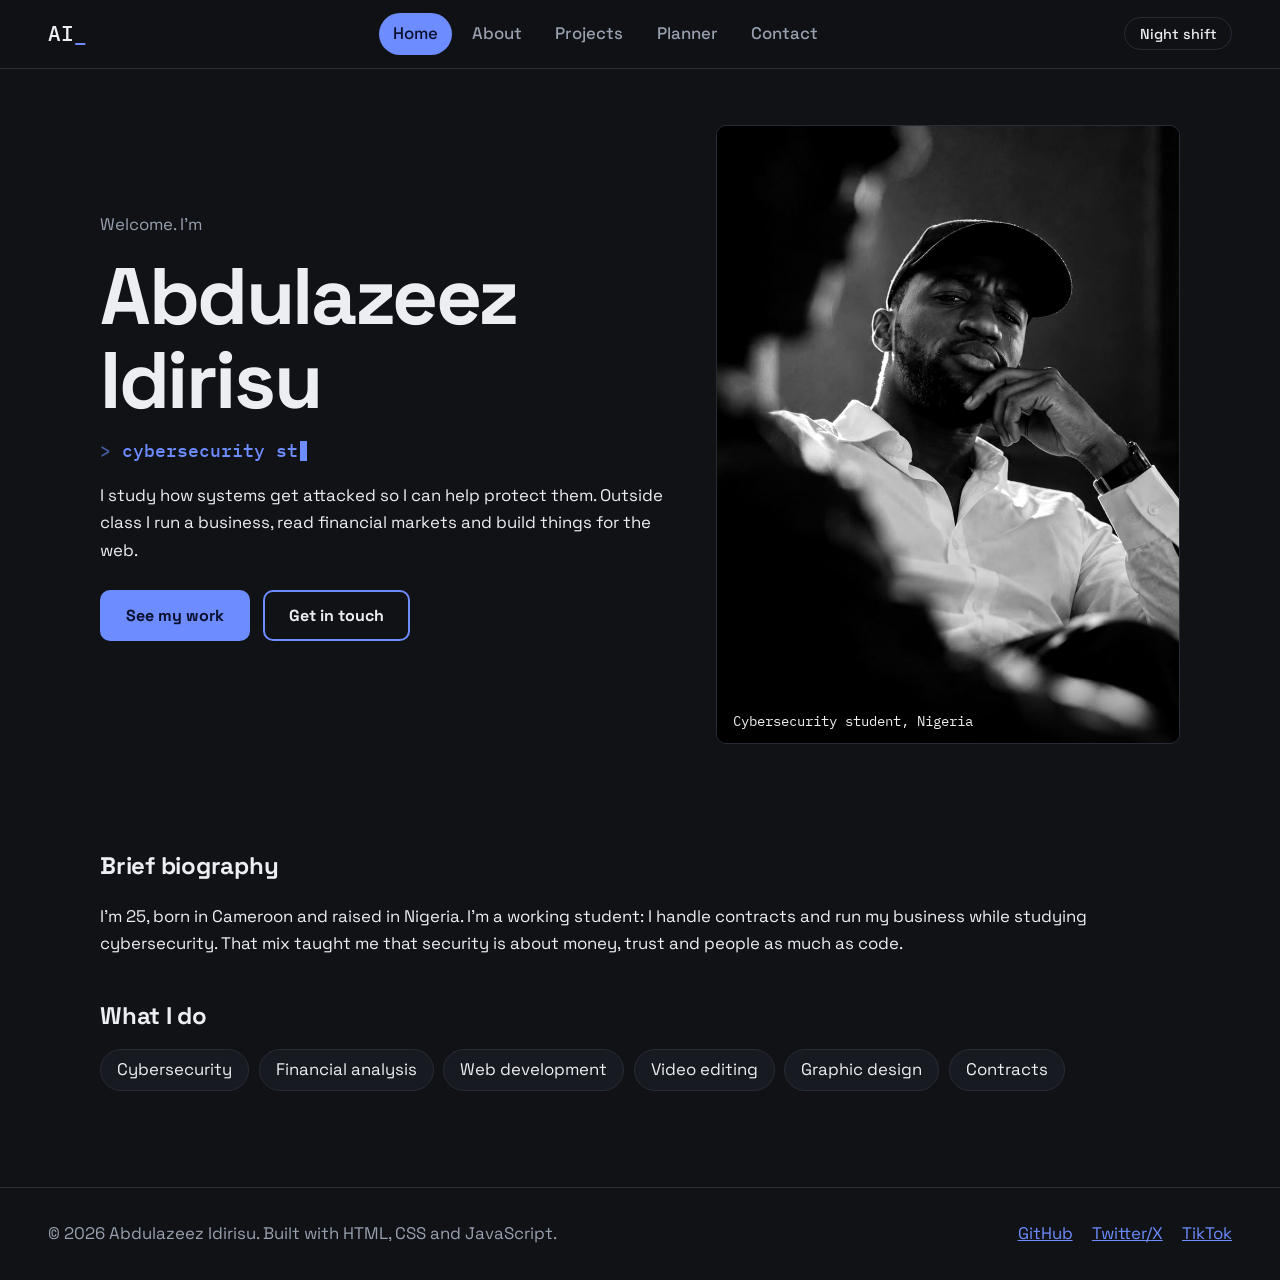
<file: index.html>
<!DOCTYPE html>
<html lang="en" data-theme="dark">
<head>
<meta charset="UTF-8">
<meta name="viewport" content="width=device-width, initial-scale=1">
<meta name="description" content="Abdulazeez Idirisu: cybersecurity student, financial analyst and web developer.">
<title>Home | Abdulazeez Idirisu</title>
<link rel="preconnect" href="https://fonts.googleapis.com"><link rel="preconnect" href="https://fonts.gstatic.com" crossorigin>
<link href="https://fonts.googleapis.com/css2?family=IBM+Plex+Mono:wght@400;500&family=Space+Grotesk:wght@400;500;700&display=swap" rel="stylesheet">
<link rel="stylesheet" href="css/style.css">
</head>
<body>
<a class="skip" href="#main">Skip to content</a>
<header class="top">
<a class="logo" href="index.html" aria-label="Abdulazeez Idirisu, home">AI<span>_</span></a>
<nav aria-label="Main"><ul id="nav"><li><a href="index.html" aria-current="page">Home</a></li><li><a href="about.html">About</a></li><li><a href="projects.html">Projects</a></li><li><a href="planner.html">Planner</a></li><li><a href="contact.html">Contact</a></li></ul></nav>
<div class="tools"><button id="theme" class="ghost" aria-label="Switch theme"></button><button id="menu" class="ghost burger" aria-label="Menu" aria-expanded="false" aria-controls="nav">Menu</button></div>
</header>
<main id="main">
<section class="hero">
<div class="intro">
<p class="hello">Welcome. I'm</p>
<h1>Abdulazeez Idirisu</h1>
<p class="term"><span class="pr">&gt;</span> <span id="typed">cybersecurity student</span><span class="cur"></span></p>
<p>I study how systems get attacked so I can help protect them. Outside class I run a business, read financial markets and build things for the web.</p>
<p class="cta"><a class="btn" href="projects.html">See my work</a> <a class="btn alt" href="contact.html">Get in touch</a></p>
</div>
<figure class="shot scan"><img src="assets/profile.jpg" alt="Black and white portrait of Abdulazeez Idirisu in a cap and white shirt, hand resting on his chin"><figcaption>Cybersecurity student, Nigeria</figcaption></figure>
</section>
<section class="wrap">
<h2>Brief biography</h2>
<p>I'm 25, born in Cameroon and raised in Nigeria. I'm a working student: I handle contracts and run my business while studying cybersecurity. That mix taught me that security is about money, trust and people as much as code.</p>
<h2>What I do</h2>
<ul class="chips"><li>Cybersecurity</li><li>Financial analysis</li><li>Web development</li><li>Video editing</li><li>Graphic design</li><li>Contracts</li></ul>
</section>
</main>
<footer>
<p>&copy; 2026 Abdulazeez Idirisu. Built with HTML, CSS and JavaScript.</p>
<ul class="social"><li><a href="https://github.com/Gentu423" target="_blank" rel="noopener">GitHub</a></li><li><a href="https://twitter.com/GentuAbdul" target="_blank" rel="noopener">Twitter/X</a></li><li><a href="https://www.tiktok.com/@gentuabdul" target="_blank" rel="noopener">TikTok</a></li></ul>
</footer>
<script src="js/main.js"></script>
</body>
</html>
</file>
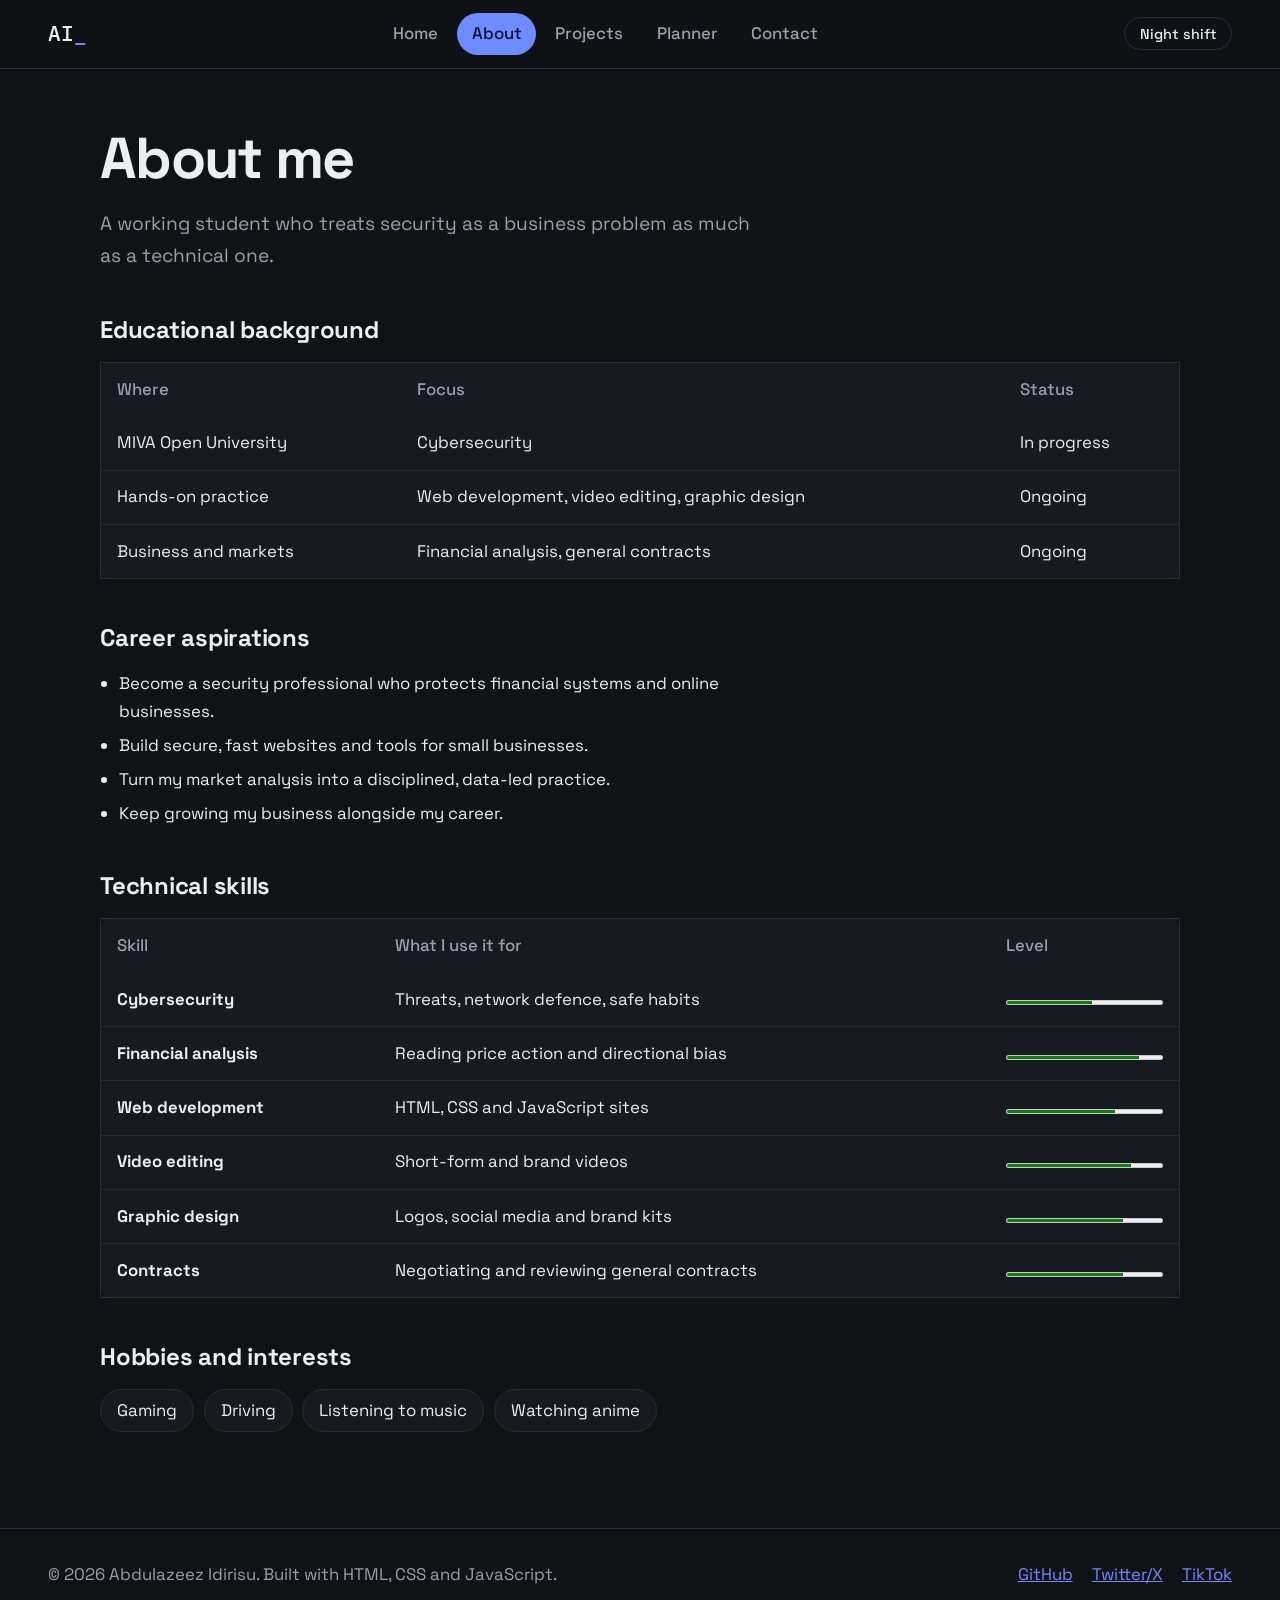
<file: about.html>
<!DOCTYPE html>
<html lang="en" data-theme="dark">
<head>
<meta charset="UTF-8">
<meta name="viewport" content="width=device-width, initial-scale=1">
<meta name="description" content="Abdulazeez Idirisu: cybersecurity student, financial analyst and web developer.">
<title>About | Abdulazeez Idirisu</title>
<link rel="preconnect" href="https://fonts.googleapis.com"><link rel="preconnect" href="https://fonts.gstatic.com" crossorigin>
<link href="https://fonts.googleapis.com/css2?family=IBM+Plex+Mono:wght@400;500&family=Space+Grotesk:wght@400;500;700&display=swap" rel="stylesheet">
<link rel="stylesheet" href="css/style.css">
</head>
<body>
<a class="skip" href="#main">Skip to content</a>
<header class="top">
<a class="logo" href="index.html" aria-label="Abdulazeez Idirisu, home">AI<span>_</span></a>
<nav aria-label="Main"><ul id="nav"><li><a href="index.html">Home</a></li><li><a href="about.html" aria-current="page">About</a></li><li><a href="projects.html">Projects</a></li><li><a href="planner.html">Planner</a></li><li><a href="contact.html">Contact</a></li></ul></nav>
<div class="tools"><button id="theme" class="ghost" aria-label="Switch theme"></button><button id="menu" class="ghost burger" aria-label="Menu" aria-expanded="false" aria-controls="nav">Menu</button></div>
</header>
<main id="main">
<section class="wrap">
<h1>About me</h1>
<p class="lead">A working student who treats security as a business problem as much as a technical one.</p>
<h2>Educational background</h2>
<div class="scroll"><table><caption class="sr">Education and training</caption><thead><tr><th scope="col">Where</th><th scope="col">Focus</th><th scope="col">Status</th></tr></thead><tbody>
<tr><td>MIVA Open University</td><td>Cybersecurity</td><td>In progress</td></tr>
<tr><td>Hands-on practice</td><td>Web development, video editing, graphic design</td><td>Ongoing</td></tr>
<tr><td>Business and markets</td><td>Financial analysis, general contracts</td><td>Ongoing</td></tr></tbody></table></div>
<h2>Career aspirations</h2>
<ul class="list"><li>Become a security professional who protects financial systems and online businesses.</li><li>Build secure, fast websites and tools for small businesses.</li><li>Turn my market analysis into a disciplined, data-led practice.</li><li>Keep growing my business alongside my career.</li></ul>
<h2>Technical skills</h2>
<div class="scroll"><table><caption class="sr">Skills and proficiency</caption><thead><tr><th scope="col">Skill</th><th scope="col">What I use it for</th><th scope="col">Level</th></tr></thead><tbody>
<tr><th scope="row">Cybersecurity</th><td>Threats, network defence, safe habits</td><td><meter min="0" max="100" value="55">55%</meter></td></tr>
<tr><th scope="row">Financial analysis</th><td>Reading price action and directional bias</td><td><meter min="0" max="100" value="85">85%</meter></td></tr>
<tr><th scope="row">Web development</th><td>HTML, CSS and JavaScript sites</td><td><meter min="0" max="100" value="70">70%</meter></td></tr>
<tr><th scope="row">Video editing</th><td>Short-form and brand videos</td><td><meter min="0" max="100" value="80">80%</meter></td></tr>
<tr><th scope="row">Graphic design</th><td>Logos, social media and brand kits</td><td><meter min="0" max="100" value="75">75%</meter></td></tr>
<tr><th scope="row">Contracts</th><td>Negotiating and reviewing general contracts</td><td><meter min="0" max="100" value="75">75%</meter></td></tr></tbody></table></div>
<h2>Hobbies and interests</h2>
<ul class="chips"><li>Gaming</li><li>Driving</li><li>Listening to music</li><li>Watching anime</li></ul>
</section>
</main>
<footer>
<p>&copy; 2026 Abdulazeez Idirisu. Built with HTML, CSS and JavaScript.</p>
<ul class="social"><li><a href="https://github.com/Gentu423" target="_blank" rel="noopener">GitHub</a></li><li><a href="https://twitter.com/GentuAbdul" target="_blank" rel="noopener">Twitter/X</a></li><li><a href="https://www.tiktok.com/@gentuabdul" target="_blank" rel="noopener">TikTok</a></li></ul>
</footer>
<script src="js/main.js"></script>
</body>
</html>
</file>
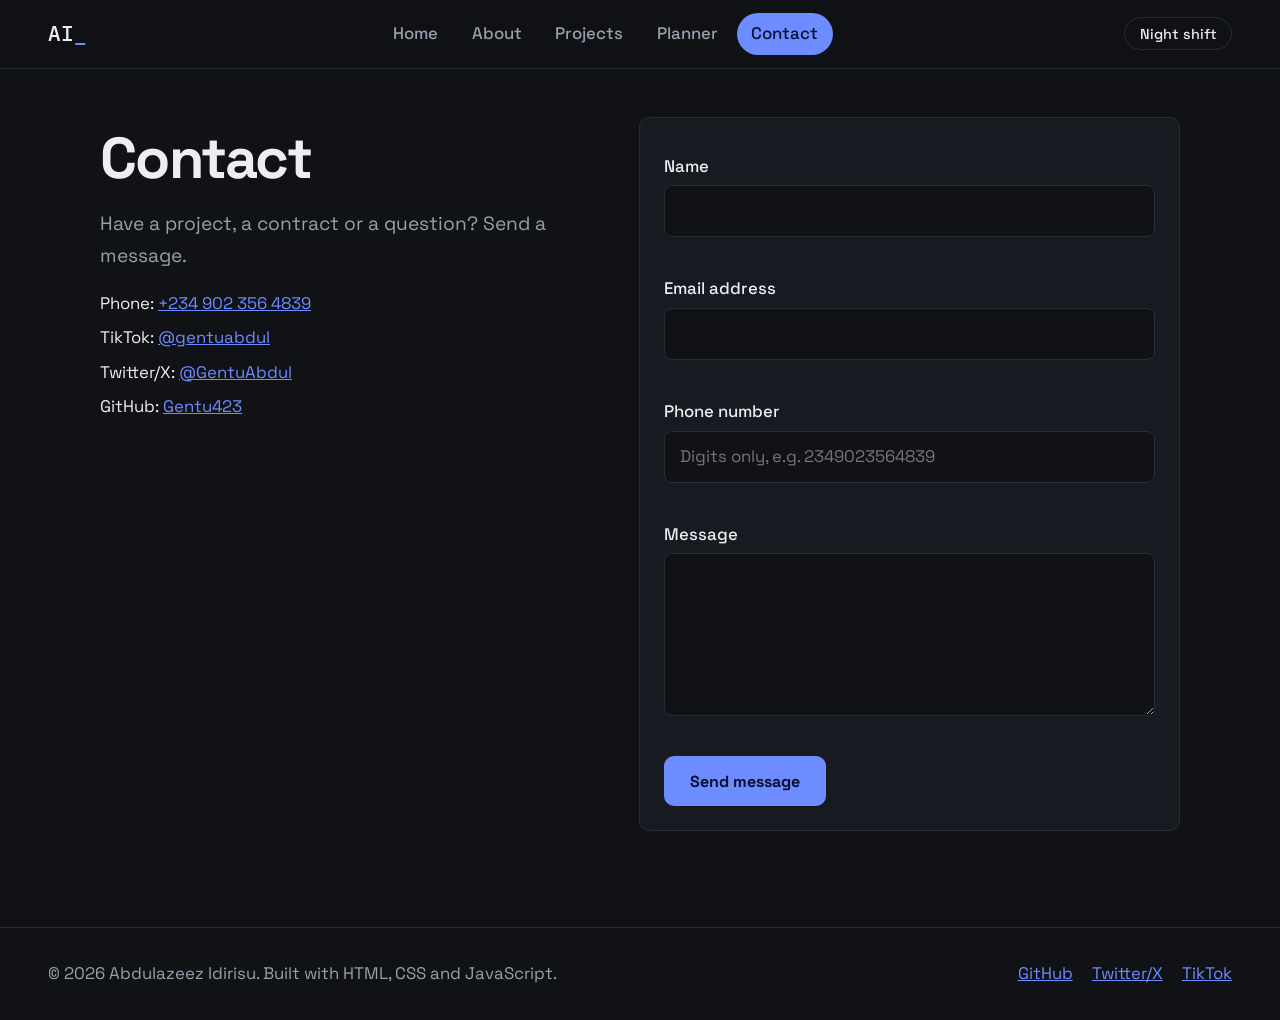
<file: contact.html>
<!DOCTYPE html>
<html lang="en" data-theme="dark">
<head>
<meta charset="UTF-8">
<meta name="viewport" content="width=device-width, initial-scale=1">
<meta name="description" content="Abdulazeez Idirisu: cybersecurity student, financial analyst and web developer.">
<title>Contact | Abdulazeez Idirisu</title>
<link rel="preconnect" href="https://fonts.googleapis.com"><link rel="preconnect" href="https://fonts.gstatic.com" crossorigin>
<link href="https://fonts.googleapis.com/css2?family=IBM+Plex+Mono:wght@400;500&family=Space+Grotesk:wght@400;500;700&display=swap" rel="stylesheet">
<link rel="stylesheet" href="css/style.css">
</head>
<body>
<a class="skip" href="#main">Skip to content</a>
<header class="top">
<a class="logo" href="index.html" aria-label="Abdulazeez Idirisu, home">AI<span>_</span></a>
<nav aria-label="Main"><ul id="nav"><li><a href="index.html">Home</a></li><li><a href="about.html">About</a></li><li><a href="projects.html">Projects</a></li><li><a href="planner.html">Planner</a></li><li><a href="contact.html" aria-current="page">Contact</a></li></ul></nav>
<div class="tools"><button id="theme" class="ghost" aria-label="Switch theme"></button><button id="menu" class="ghost burger" aria-label="Menu" aria-expanded="false" aria-controls="nav">Menu</button></div>
</header>
<main id="main">
<section class="wrap split">
<div>
<h1>Contact</h1>
<p class="lead">Have a project, a contract or a question? Send a message.</p>
<ul class="list plain"><li>Phone: <a href="tel:+2349023564839">+234 902 356 4839</a></li><li>TikTok: <a href="https://www.tiktok.com/@gentuabdul" target="_blank" rel="noopener">@gentuabdul</a></li><li>Twitter/X: <a href="https://twitter.com/GentuAbdul" target="_blank" rel="noopener">@GentuAbdul</a></li><li>GitHub: <a href="https://github.com/Gentu423" target="_blank" rel="noopener">Gentu423</a></li></ul>
</div>
<form id="contactForm" class="form" novalidate>
<label for="name">Name</label><input id="name" name="name" type="text" autocomplete="name"><p id="nameErr" class="err"></p>
<label for="email">Email address</label><input id="email" name="email" type="email" autocomplete="email"><p id="emailErr" class="err"></p>
<label for="phone">Phone number</label><input id="phone" name="phone" type="tel" inputmode="numeric" placeholder="Digits only, e.g. 2349023564839" autocomplete="tel"><p id="phoneErr" class="err"></p>
<label for="message">Message</label><textarea id="message" name="message" rows="5"></textarea><p id="messageErr" class="err"></p>
<button class="btn" type="submit">Send message</button>
<p id="ok" class="ok" role="status" hidden>Message sent. Thank you, I'll reply soon.</p>
</form>
</section>
</main>
<footer>
<p>&copy; 2026 Abdulazeez Idirisu. Built with HTML, CSS and JavaScript.</p>
<ul class="social"><li><a href="https://github.com/Gentu423" target="_blank" rel="noopener">GitHub</a></li><li><a href="https://twitter.com/GentuAbdul" target="_blank" rel="noopener">Twitter/X</a></li><li><a href="https://www.tiktok.com/@gentuabdul" target="_blank" rel="noopener">TikTok</a></li></ul>
</footer>
<script src="js/main.js"></script><script src="js/contact.js"></script>
</body>
</html>
</file>
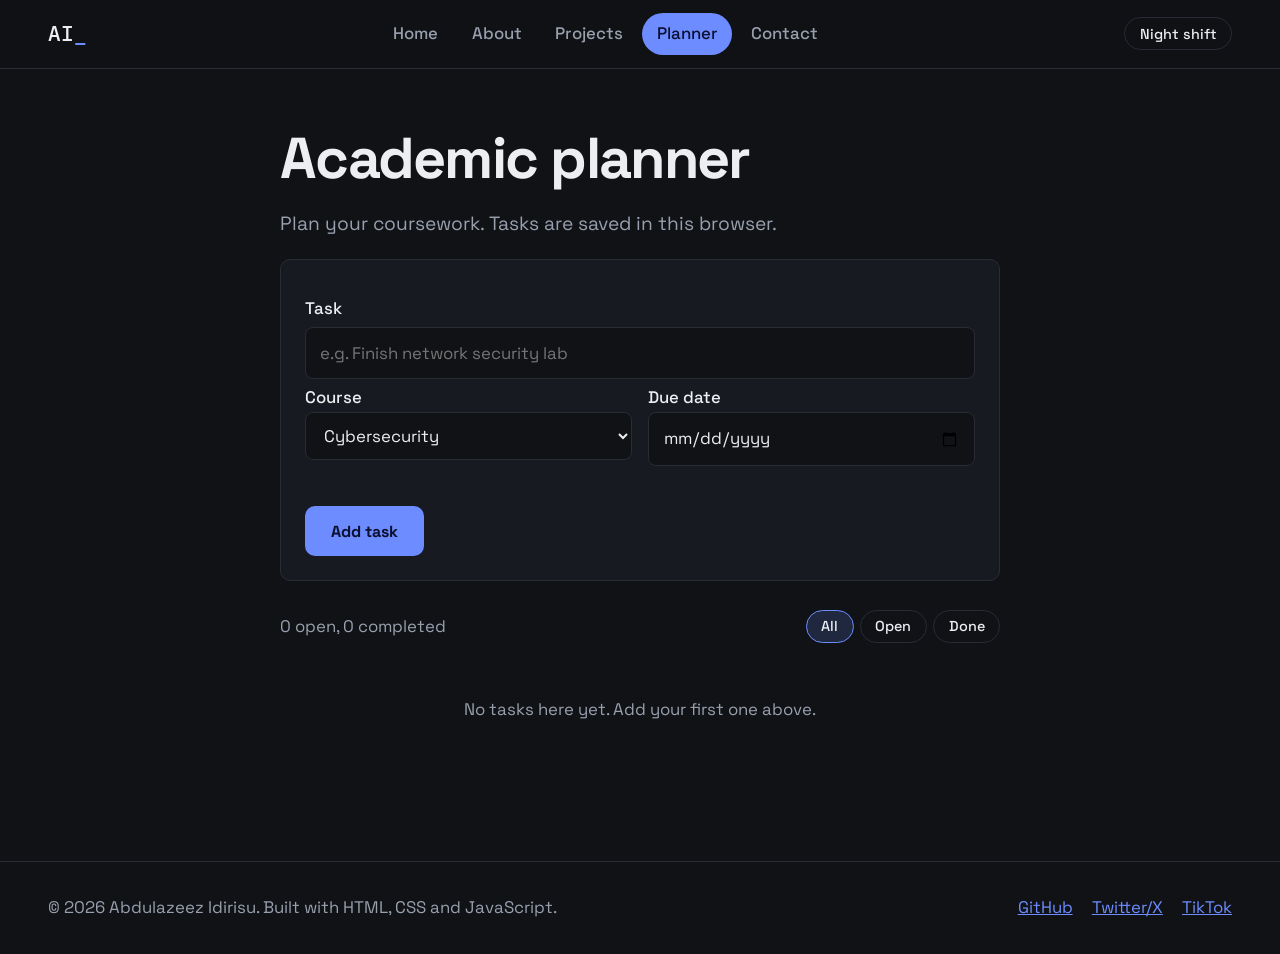
<file: planner.html>
<!DOCTYPE html>
<html lang="en" data-theme="dark">
<head>
<meta charset="UTF-8">
<meta name="viewport" content="width=device-width, initial-scale=1">
<meta name="description" content="Abdulazeez Idirisu: cybersecurity student, financial analyst and web developer.">
<title>Academic Planner | Abdulazeez Idirisu</title>
<link rel="preconnect" href="https://fonts.googleapis.com"><link rel="preconnect" href="https://fonts.gstatic.com" crossorigin>
<link href="https://fonts.googleapis.com/css2?family=IBM+Plex+Mono:wght@400;500&family=Space+Grotesk:wght@400;500;700&display=swap" rel="stylesheet">
<link rel="stylesheet" href="css/style.css">
</head>
<body>
<a class="skip" href="#main">Skip to content</a>
<header class="top">
<a class="logo" href="index.html" aria-label="Abdulazeez Idirisu, home">AI<span>_</span></a>
<nav aria-label="Main"><ul id="nav"><li><a href="index.html">Home</a></li><li><a href="about.html">About</a></li><li><a href="projects.html">Projects</a></li><li><a href="planner.html" aria-current="page">Planner</a></li><li><a href="contact.html">Contact</a></li></ul></nav>
<div class="tools"><button id="theme" class="ghost" aria-label="Switch theme"></button><button id="menu" class="ghost burger" aria-label="Menu" aria-expanded="false" aria-controls="nav">Menu</button></div>
</header>
<main id="main">
<section class="wrap narrow">
<h1>Academic planner</h1>
<p class="lead">Plan your coursework. Tasks are saved in this browser.</p>
<form id="taskForm" class="form" novalidate>
<label for="taskTitle">Task</label><input id="taskTitle" type="text" placeholder="e.g. Finish network security lab" autocomplete="off">
<div class="row"><div><label for="course">Course</label><select id="course"><option>Cybersecurity</option><option>Computer science</option><option>General studies</option><option>Business</option></select></div>
<div><label for="due">Due date</label><input id="due" type="date"></div></div>
<p id="taskErr" class="err" role="alert"></p>
<button class="btn" type="submit">Add task</button>
</form>
<div class="bar"><p id="count" aria-live="polite"></p><div class="filters"><button class="ghost on" data-filter="all">All</button><button class="ghost" data-filter="active">Open</button><button class="ghost" data-filter="done">Done</button></div></div>
<ul id="taskList" class="tasks"></ul>
<p id="empty" class="empty">No tasks here yet. Add your first one above.</p>
</section>
</main>
<footer>
<p>&copy; 2026 Abdulazeez Idirisu. Built with HTML, CSS and JavaScript.</p>
<ul class="social"><li><a href="https://github.com/Gentu423" target="_blank" rel="noopener">GitHub</a></li><li><a href="https://twitter.com/GentuAbdul" target="_blank" rel="noopener">Twitter/X</a></li><li><a href="https://www.tiktok.com/@gentuabdul" target="_blank" rel="noopener">TikTok</a></li></ul>
</footer>
<script src="js/main.js"></script><script src="js/planner.js"></script>
</body>
</html>
</file>
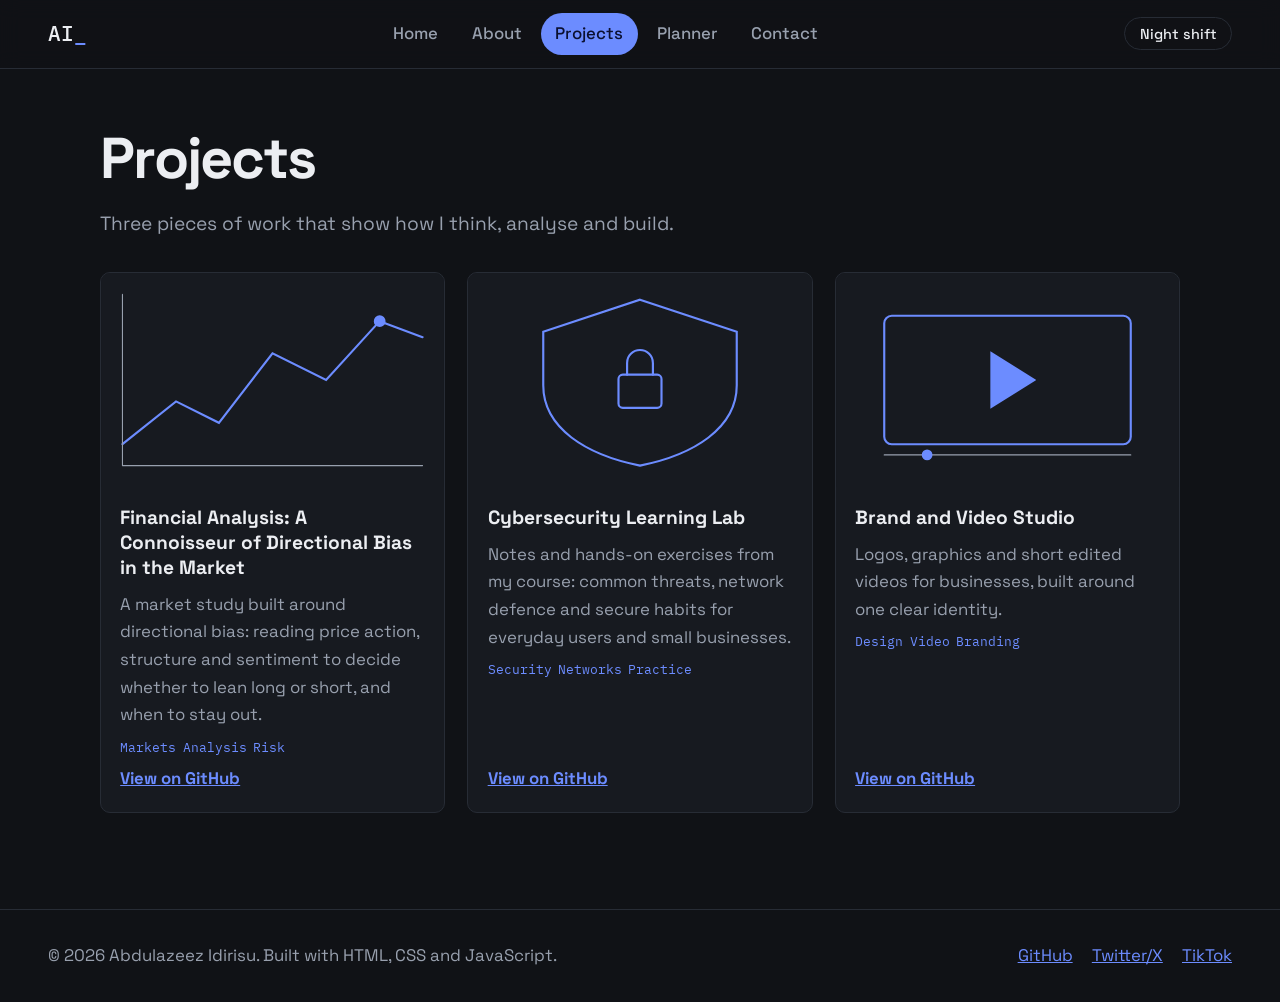
<file: projects.html>
<!DOCTYPE html>
<html lang="en" data-theme="dark">
<head>
<meta charset="UTF-8">
<meta name="viewport" content="width=device-width, initial-scale=1">
<meta name="description" content="Abdulazeez Idirisu: cybersecurity student, financial analyst and web developer.">
<title>Projects | Abdulazeez Idirisu</title>
<link rel="preconnect" href="https://fonts.googleapis.com"><link rel="preconnect" href="https://fonts.gstatic.com" crossorigin>
<link href="https://fonts.googleapis.com/css2?family=IBM+Plex+Mono:wght@400;500&family=Space+Grotesk:wght@400;500;700&display=swap" rel="stylesheet">
<link rel="stylesheet" href="css/style.css">
</head>
<body>
<a class="skip" href="#main">Skip to content</a>
<header class="top">
<a class="logo" href="index.html" aria-label="Abdulazeez Idirisu, home">AI<span>_</span></a>
<nav aria-label="Main"><ul id="nav"><li><a href="index.html">Home</a></li><li><a href="about.html">About</a></li><li><a href="projects.html" aria-current="page">Projects</a></li><li><a href="planner.html">Planner</a></li><li><a href="contact.html">Contact</a></li></ul></nav>
<div class="tools"><button id="theme" class="ghost" aria-label="Switch theme"></button><button id="menu" class="ghost burger" aria-label="Menu" aria-expanded="false" aria-controls="nav">Menu</button></div>
</header>
<main id="main">
<section class="wrap">
<h1>Projects</h1>
<p class="lead">Three pieces of work that show how I think, analyse and build.</p>
<div id="grid" class="grid"></div>
<noscript><p>Enable JavaScript to see the projects.</p></noscript>
</section>
</main>
<footer>
<p>&copy; 2026 Abdulazeez Idirisu. Built with HTML, CSS and JavaScript.</p>
<ul class="social"><li><a href="https://github.com/Gentu423" target="_blank" rel="noopener">GitHub</a></li><li><a href="https://twitter.com/GentuAbdul" target="_blank" rel="noopener">Twitter/X</a></li><li><a href="https://www.tiktok.com/@gentuabdul" target="_blank" rel="noopener">TikTok</a></li></ul>
</footer>
<script src="js/main.js"></script>
</body>
</html>
</file>
<file: css/style.css>
:root{--bg:#101216;--surf:#171a20;--line:#272c35;--tx:#eceef2;--mu:#98a0ae;--ac:#6c8cff;--ac-ink:#0b1030;--r:10px;--f:"Space Grotesk",system-ui,sans-serif;--m:"IBM Plex Mono",ui-monospace,monospace}
[data-theme=light]{--bg:#f3f4f6;--surf:#fff;--line:#d9dce2;--tx:#14161a;--mu:#586070;--ac:#2f4fd8;--ac-ink:#fff}
*{box-sizing:border-box}html{scroll-behavior:smooth}
body{margin:0;background:var(--bg);color:var(--tx);font:400 1.05rem/1.65 var(--f);transition:background .3s,color .3s}
a{color:var(--ac)}a:hover{text-decoration-thickness:2px}
:focus-visible{outline:3px solid var(--ac);outline-offset:3px}
.skip{position:absolute;left:-999px}.skip:focus{left:1rem;top:1rem;background:var(--ac);color:var(--ac-ink);padding:.5rem 1rem;z-index:9}
.sr{position:absolute;width:1px;height:1px;overflow:hidden;clip:rect(0 0 0 0)}
.top{position:sticky;top:0;z-index:5;display:flex;align-items:center;justify-content:space-between;gap:1rem;padding:.8rem clamp(1rem,4vw,3rem);background:color-mix(in srgb,var(--bg) 88%,transparent);backdrop-filter:blur(10px);border-bottom:1px solid var(--line)}
.logo{font:500 1.3rem var(--m);color:var(--tx);text-decoration:none}.logo span{color:var(--ac);animation:blink 1s steps(2) infinite}
nav ul{display:flex;gap:.3rem;list-style:none;margin:0;padding:0}
nav a{display:block;padding:.45rem .9rem;border-radius:99px;color:var(--mu);text-decoration:none;font-weight:500;transition:color .2s,background .2s}
nav a:hover{color:var(--tx)}nav a[aria-current]{color:var(--ac-ink);background:var(--ac)}
.tools{display:flex;gap:.5rem}.burger{display:none}
.ghost{font:500 .9rem var(--f);color:var(--tx);background:none;border:1px solid var(--line);border-radius:99px;padding:.4rem .9rem;cursor:pointer;transition:border-color .2s,background .2s}
.ghost:hover,.ghost.on{border-color:var(--ac)}.ghost.on{background:color-mix(in srgb,var(--ac) 18%,transparent)}
.wrap,.hero{width:min(1080px,100% - 2rem);margin-inline:auto}.wrap{padding:3rem 0}.narrow{max-width:720px}
h1{font-size:clamp(2.2rem,6vw,3.6rem);line-height:1.05;letter-spacing:-.03em;margin:.2em 0}
h2{font-size:1.5rem;letter-spacing:-.01em;margin:2.4rem 0 .8rem}
.lead{color:var(--mu);font-size:1.2rem;max-width:56ch}
.hero{display:grid;grid-template-columns:1.1fr .9fr;gap:3rem;align-items:center;padding:3.5rem 0 1rem}
.hello{color:var(--mu);margin:0}.hero h1{font-size:clamp(2.6rem,7vw,5rem)}
.term{font:500 1.15rem var(--m);color:var(--ac);margin:.4rem 0 1.2rem}.pr{opacity:.6}
.cur{display:inline-block;width:.6ch;height:1.1em;background:var(--ac);vertical-align:-.2em;margin-left:2px;animation:blink 1s steps(2) infinite}
.intro p:not(.hello):not(.term){max-width:52ch}
.btn{display:inline-block;font:700 1rem var(--f);padding:.8rem 1.5rem;border-radius:var(--r);border:2px solid var(--ac);background:var(--ac);color:var(--ac-ink);text-decoration:none;cursor:pointer;transition:transform .15s,background .2s}
.btn:hover{transform:translateY(-2px)}.btn.alt{background:none;color:var(--tx)}.cta{display:flex;gap:.8rem;flex-wrap:wrap;margin-top:1.6rem}
.shot{margin:0;position:relative;border-radius:var(--r);overflow:hidden;border:1px solid var(--line);aspect-ratio:3/4}
.shot img{width:100%;height:100%;object-fit:cover;filter:grayscale(1) contrast(1.05);display:block}
.shot figcaption{position:absolute;left:0;bottom:0;right:0;padding:2rem 1rem .8rem;font:.85rem var(--m);background:linear-gradient(transparent,rgba(0,0,0,.75));color:#eee}
.scan::after{content:"";position:absolute;left:0;right:0;height:3px;background:var(--ac);box-shadow:0 0 24px 8px var(--ac);top:0;opacity:0;animation:scan 2.6s .4s ease-in-out 1}
.chips,.list{padding:0;margin:0}.chips{list-style:none;display:flex;flex-wrap:wrap;gap:.6rem}
.chips li{border:1px solid var(--line);background:var(--surf);padding:.4rem 1rem;border-radius:99px;transition:border-color .2s}.chips li:hover{border-color:var(--ac)}
.list{padding-left:1.2rem}.list li{margin:.4rem 0;max-width:62ch}.list.plain{list-style:none;padding:0}
.scroll{overflow-x:auto}table{width:100%;border-collapse:collapse;background:var(--surf);border:1px solid var(--line);border-radius:var(--r)}
th,td{text-align:left;padding:.8rem 1rem;border-bottom:1px solid var(--line)}thead th{color:var(--mu);font-weight:500}tr:last-child>*{border-bottom:0}
meter{width:100%;min-width:90px;height:10px;accent-color:var(--ac)}
.media{margin:0}audio{width:100%;max-width:480px}figcaption{color:var(--mu);font-size:.9rem}
.grid{display:grid;grid-template-columns:repeat(auto-fit,minmax(290px,1fr));gap:1.4rem;margin-top:2rem}
.card{background:var(--surf);border:1px solid var(--line);border-radius:var(--r);overflow:hidden;display:flex;flex-direction:column;transition:transform .25s,border-color .25s}
.card:hover{transform:translateY(-4px);border-color:var(--ac)}.card img{width:100%;aspect-ratio:8/5;object-fit:cover;display:block}
.card div{padding:1.2rem;display:flex;flex-direction:column;gap:.6rem;flex:1}.card h3{margin:0;font-size:1.2rem;line-height:1.3}.card p{margin:0;color:var(--mu)}
.tags{display:flex;gap:.4rem;flex-wrap:wrap;list-style:none;padding:0;margin:0;font:.8rem var(--m);color:var(--ac)}.card a{margin-top:auto;font-weight:700}
.form{display:grid;gap:.3rem;background:var(--surf);border:1px solid var(--line);border-radius:var(--r);padding:1.5rem}
label{font-weight:500;margin-top:.7rem}
input,select,textarea{font:inherit;color:var(--tx);background:var(--bg);border:1px solid var(--line);border-radius:8px;padding:.7rem .9rem;width:100%}
input:focus,select:focus,textarea:focus{outline:none;border-color:var(--ac);box-shadow:0 0 0 3px color-mix(in srgb,var(--ac) 30%,transparent)}
[aria-invalid=true]{border-color:#ff6b6b}.err{color:#ff6b6b;margin:0;font-size:.9rem;min-height:1.2em}.ok{color:var(--ac);font-weight:700;margin:.5rem 0 0}
.form .btn{margin-top:.8rem;justify-self:start}.row{display:grid;grid-template-columns:1fr 1fr;gap:1rem}.split{display:grid;grid-template-columns:1fr 1.1fr;gap:3rem}
.bar{display:flex;justify-content:space-between;align-items:center;flex-wrap:wrap;gap:.8rem;margin:1.8rem 0 .8rem}.bar p{margin:0;color:var(--mu)}.filters{display:flex;gap:.4rem}
.tasks{list-style:none;margin:0;padding:0;display:grid;gap:.6rem}
.tasks li{display:flex;align-items:center;gap:1rem;background:var(--surf);border:1px solid var(--line);border-radius:var(--r);padding:.8rem 1rem;animation:pop .25s}
.tasks input{width:1.3rem;height:1.3rem;accent-color:var(--ac);flex:none}.tasks div{flex:1;display:grid}.tasks small{color:var(--mu)}
.tasks .done span{text-decoration:line-through;color:var(--mu)}.empty{color:var(--mu);text-align:center;padding:1.5rem}.empty[hidden]{display:none}
footer{display:flex;flex-wrap:wrap;justify-content:space-between;gap:1rem;padding:2rem clamp(1rem,4vw,3rem);margin-top:3rem;border-top:1px solid var(--line);color:var(--mu)}
footer p{margin:0}.social{display:flex;gap:1.2rem;list-style:none;margin:0;padding:0}
@keyframes blink{50%{opacity:0}}@keyframes scan{0%{top:0;opacity:1}100%{top:100%;opacity:0}}@keyframes pop{from{opacity:0;transform:scale(.97)}}
@media(max-width:800px){.hero,.split{grid-template-columns:1fr;gap:2rem}.shot{max-width:420px}.burger{display:inline-block}
nav ul{display:none;position:absolute;top:100%;left:0;right:0;flex-direction:column;background:var(--bg);border-bottom:1px solid var(--line);padding:.6rem 1rem}
nav ul.open{display:flex}.row{grid-template-columns:1fr}}
@media(prefers-reduced-motion:reduce){*,::after{animation:none!important;transition:none!important}html{scroll-behavior:auto}}
</file>
